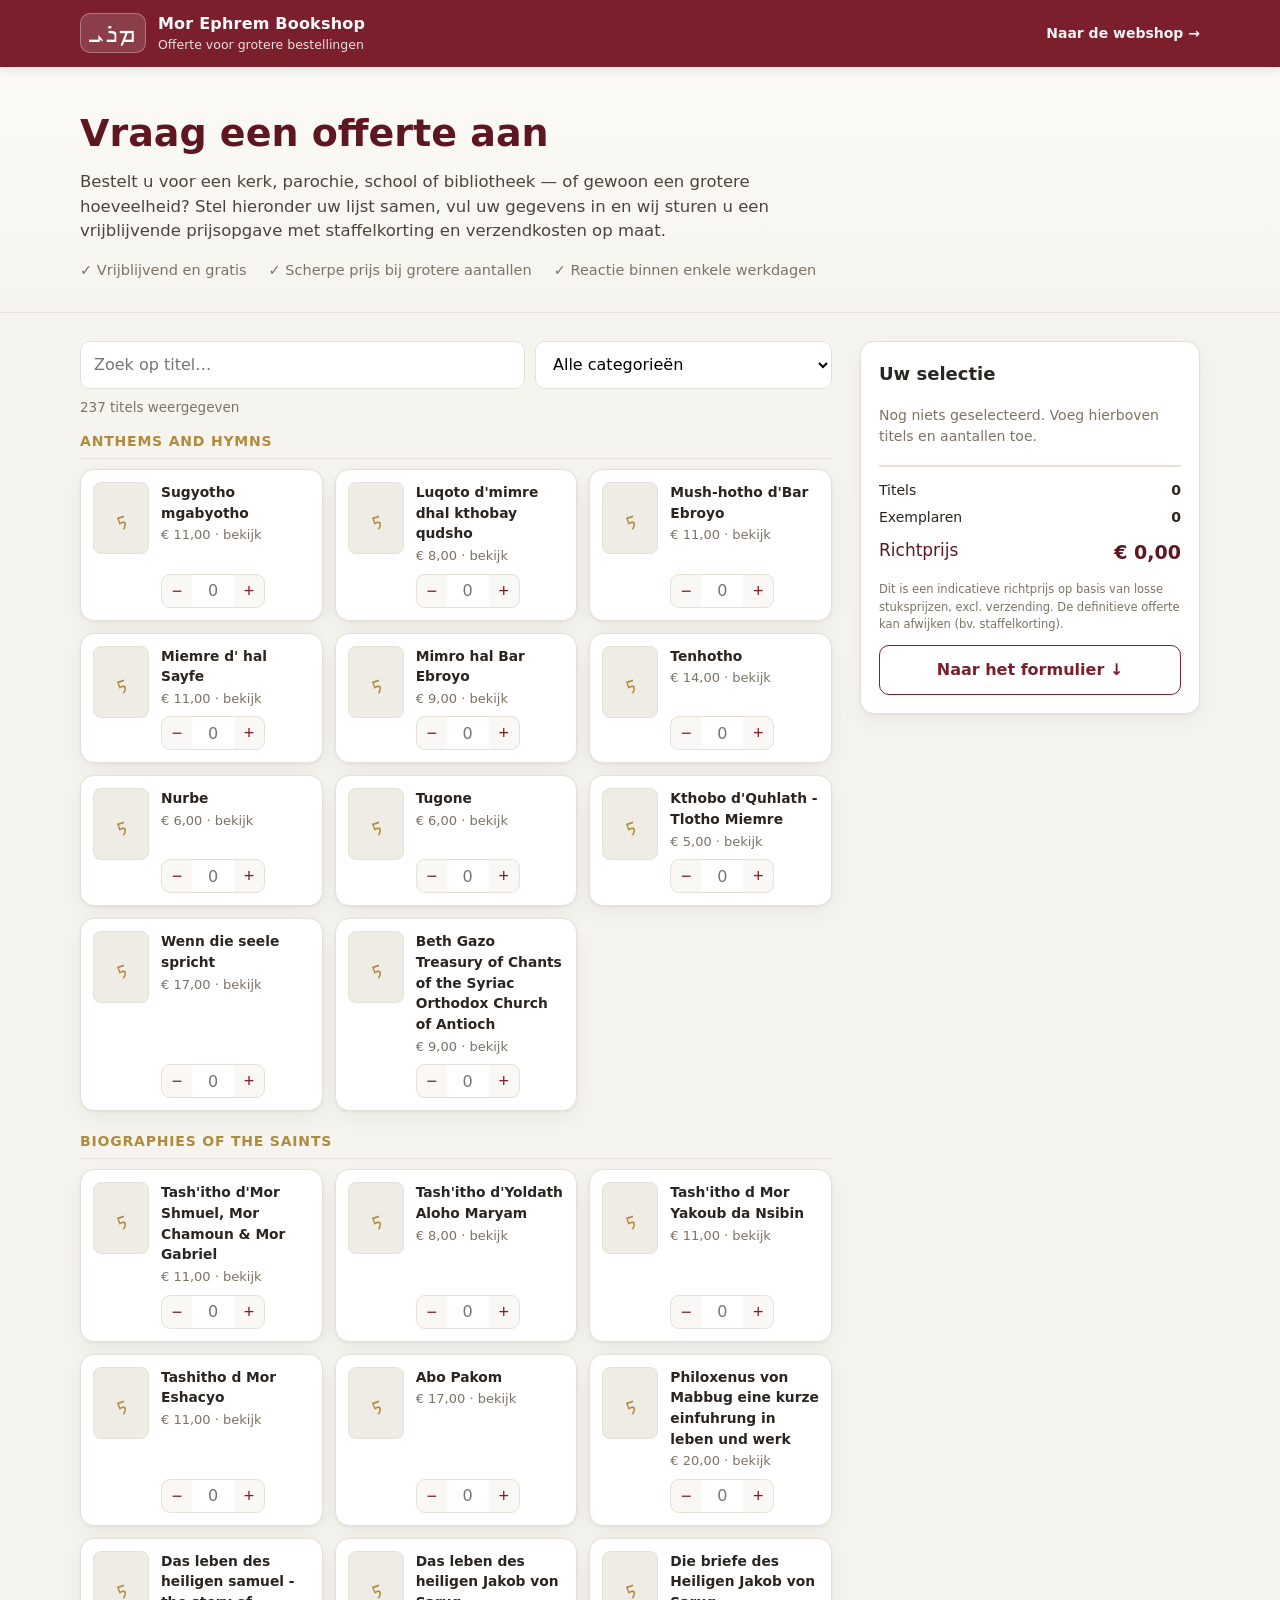
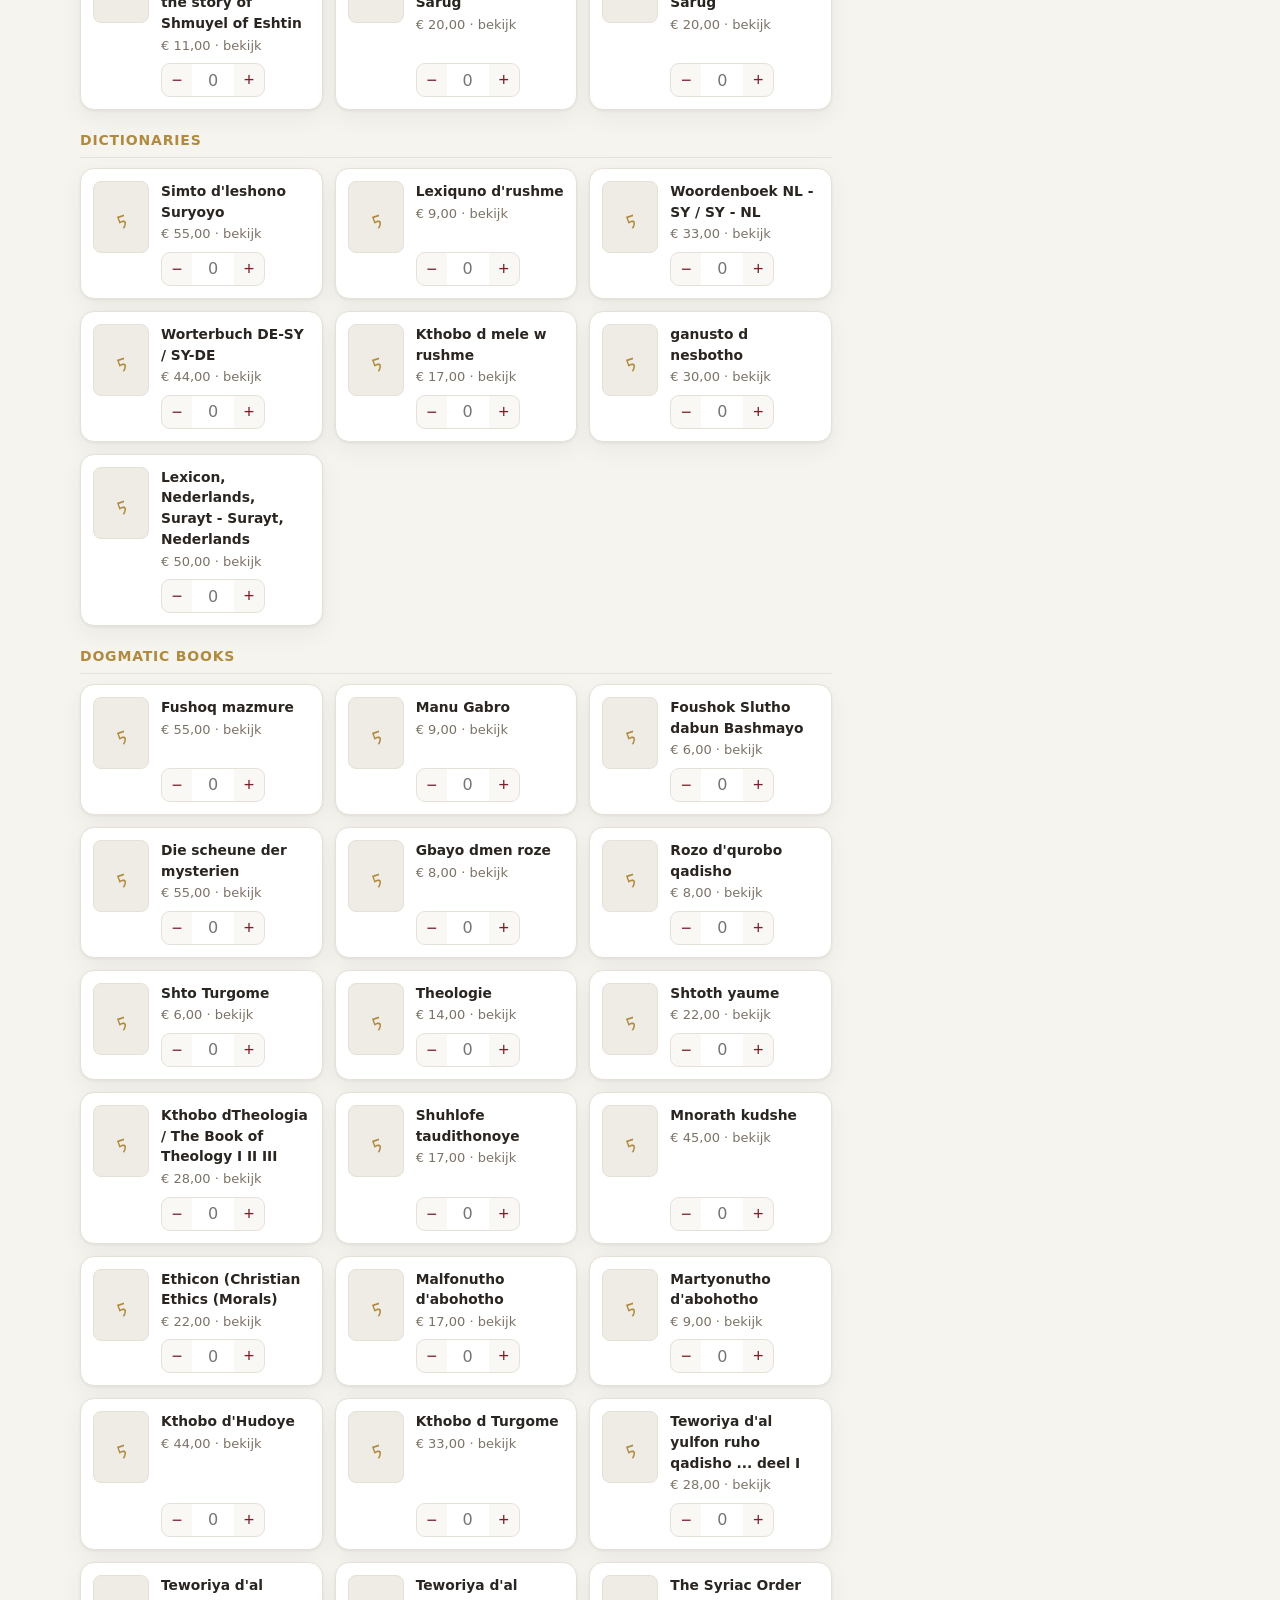
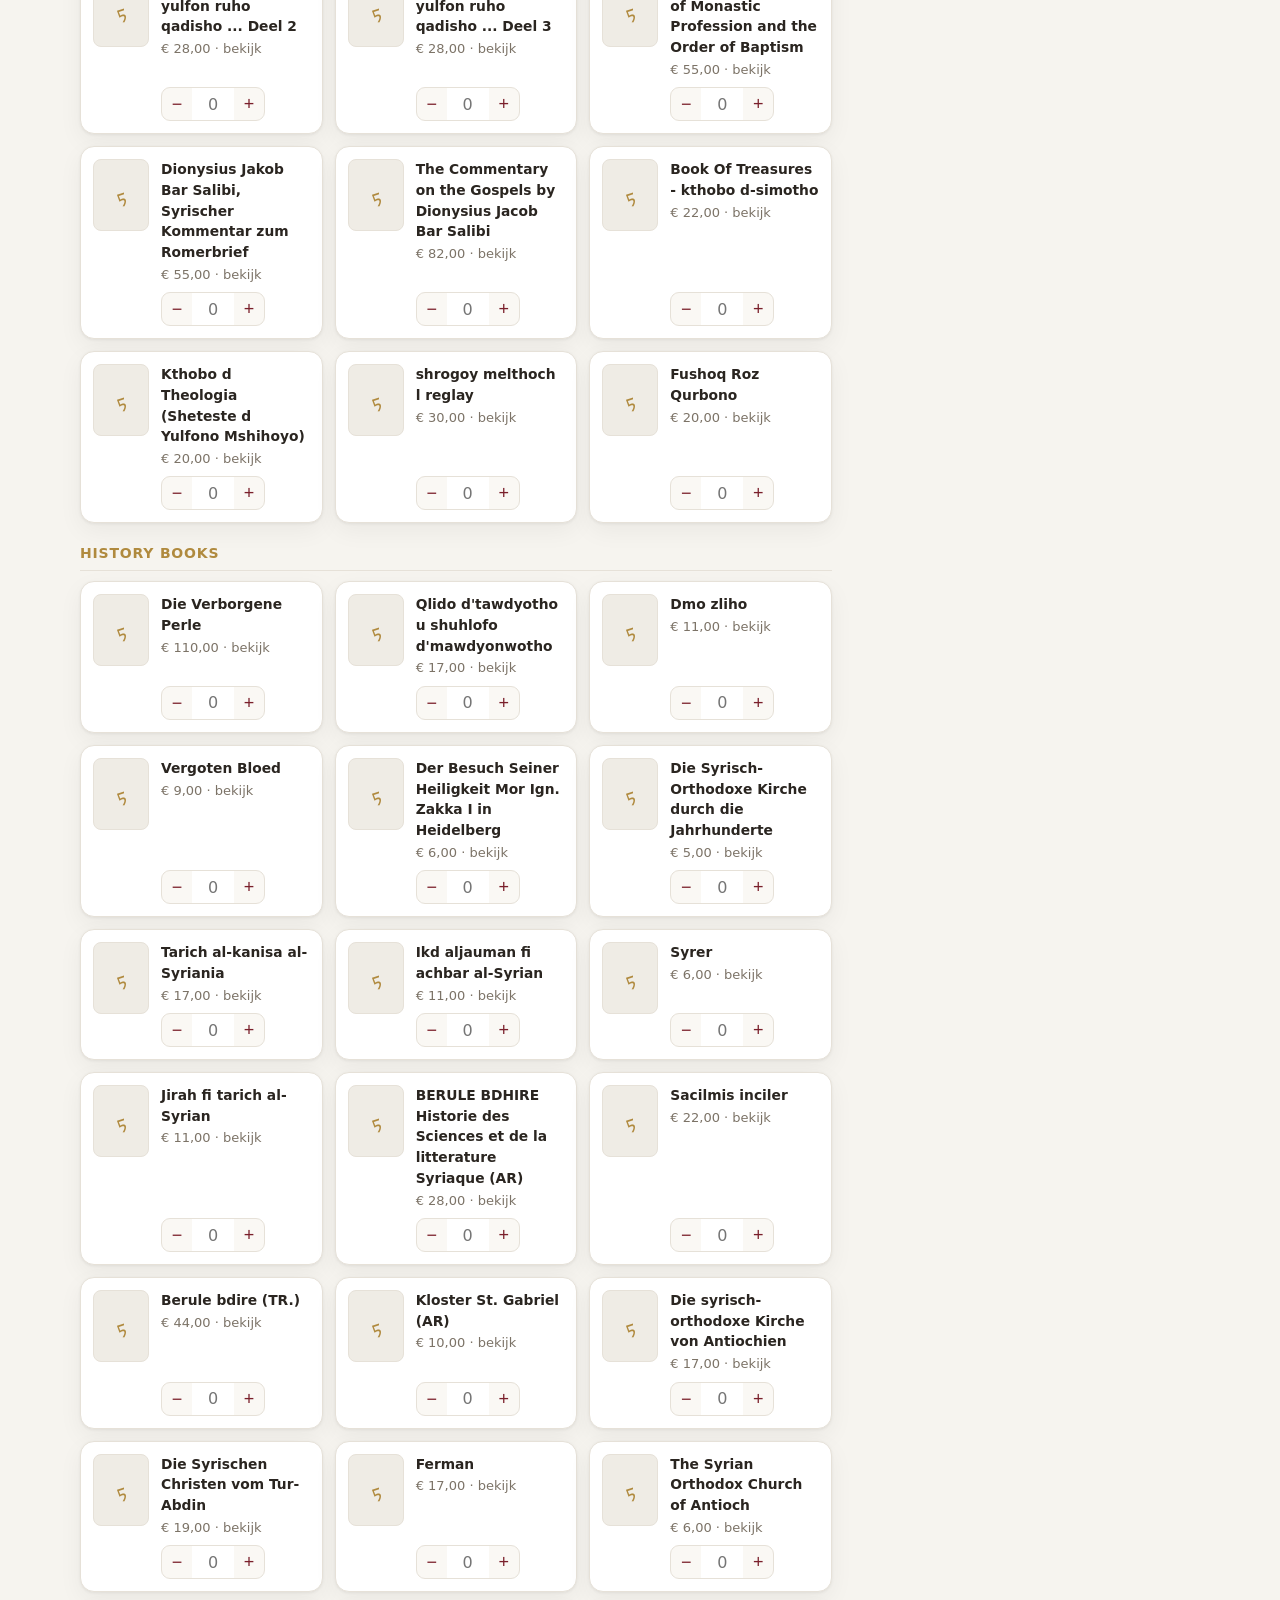
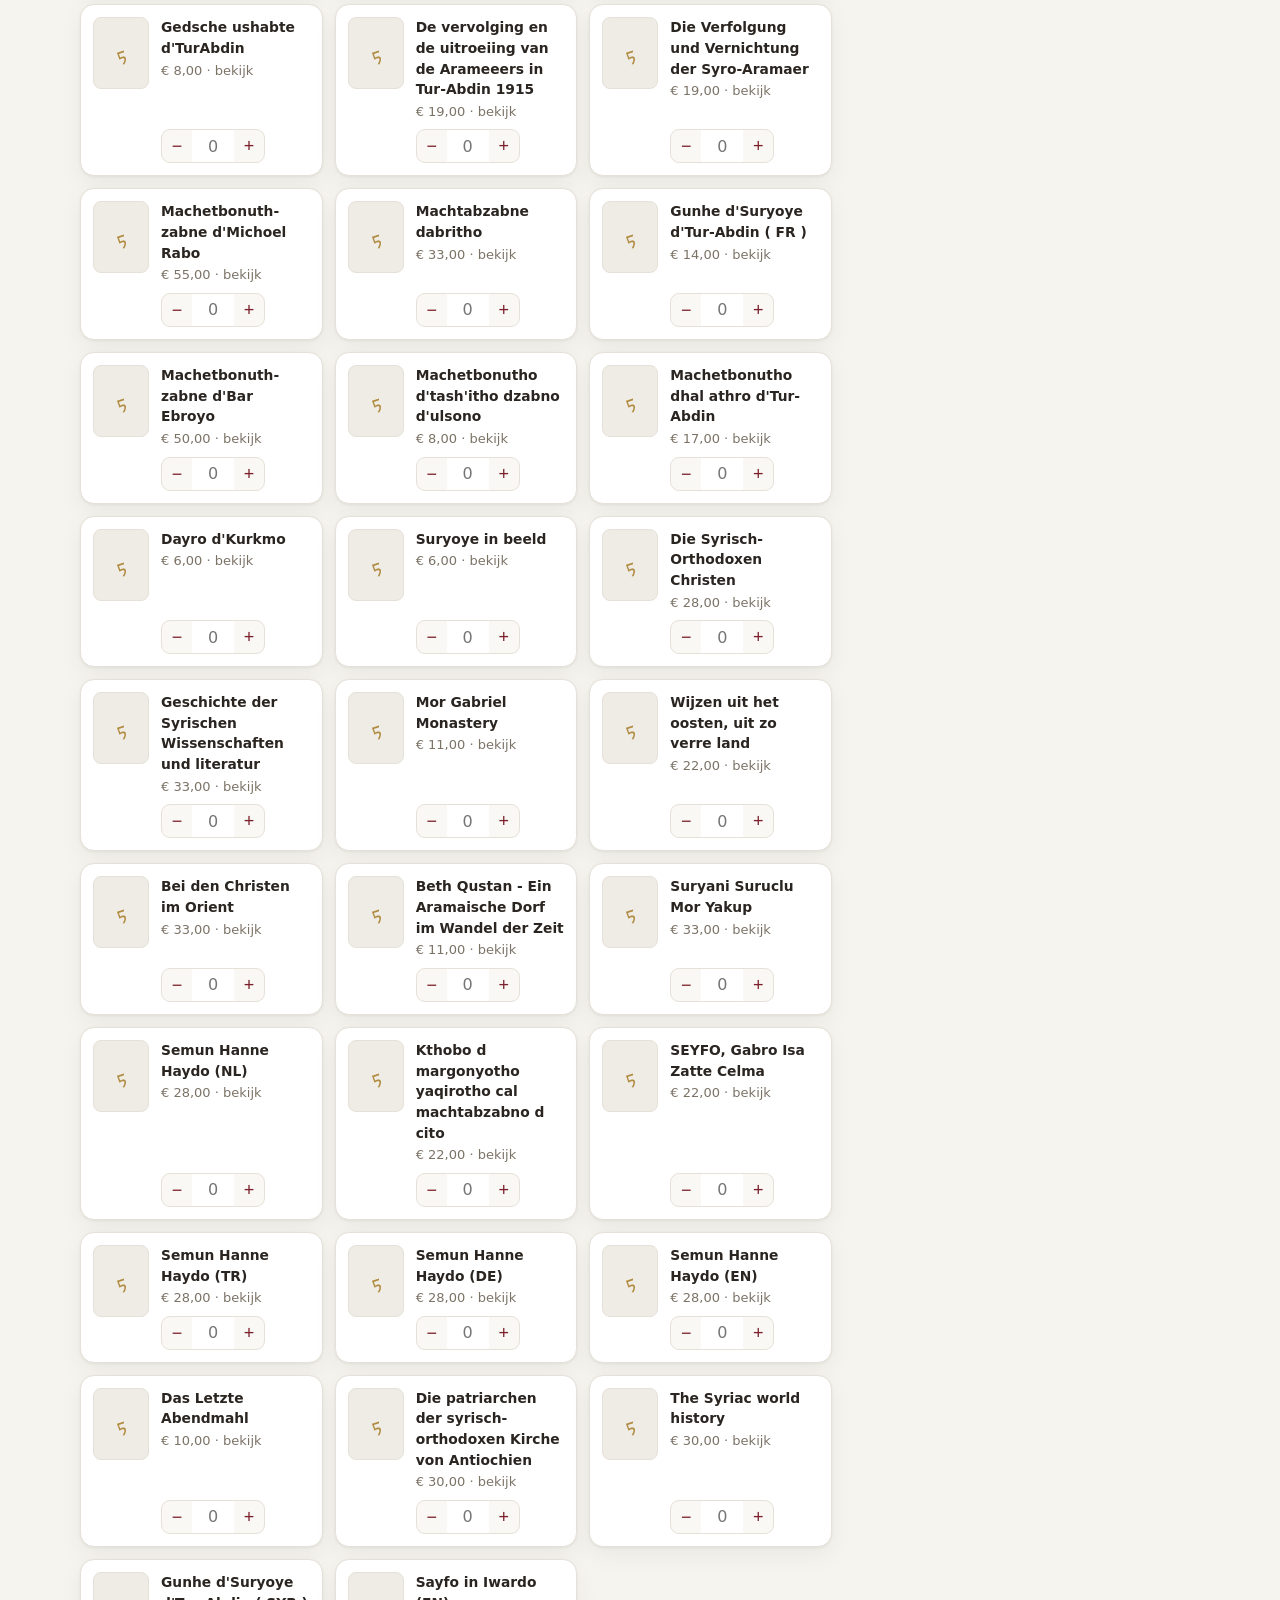
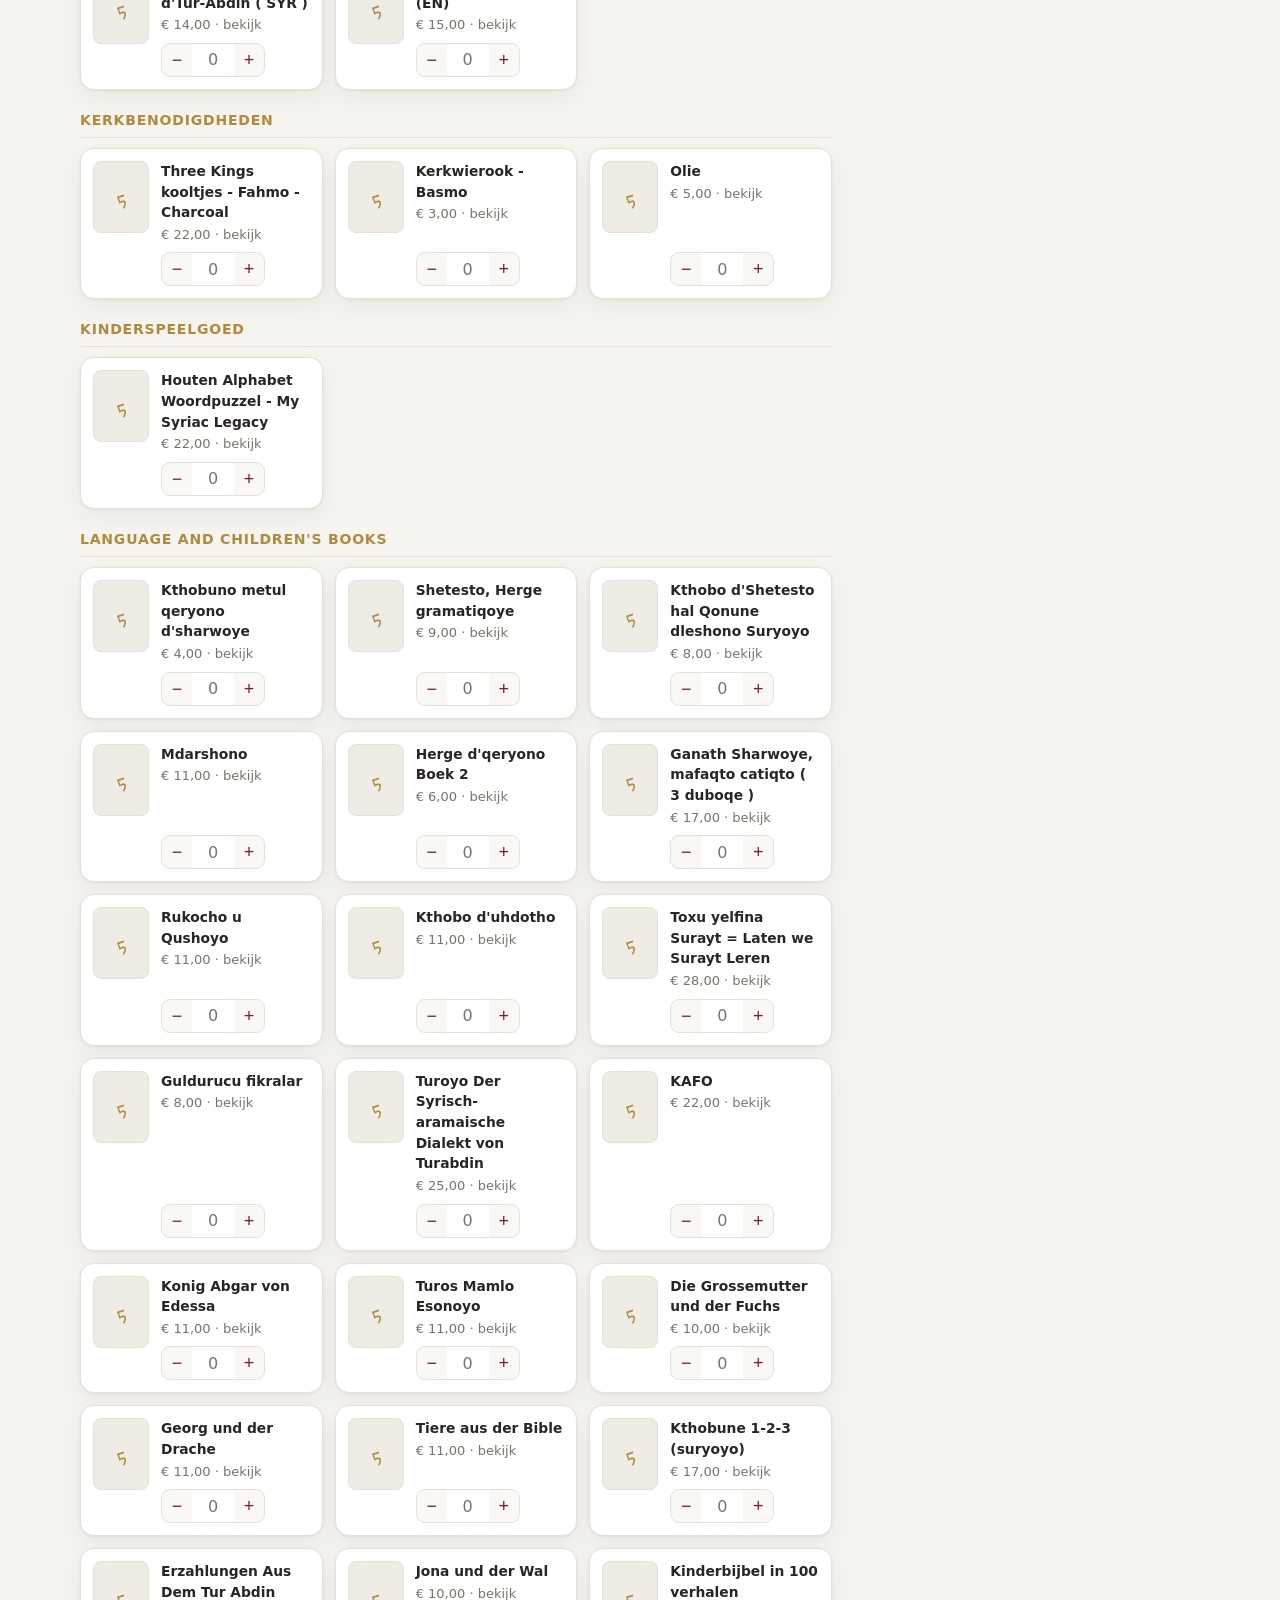
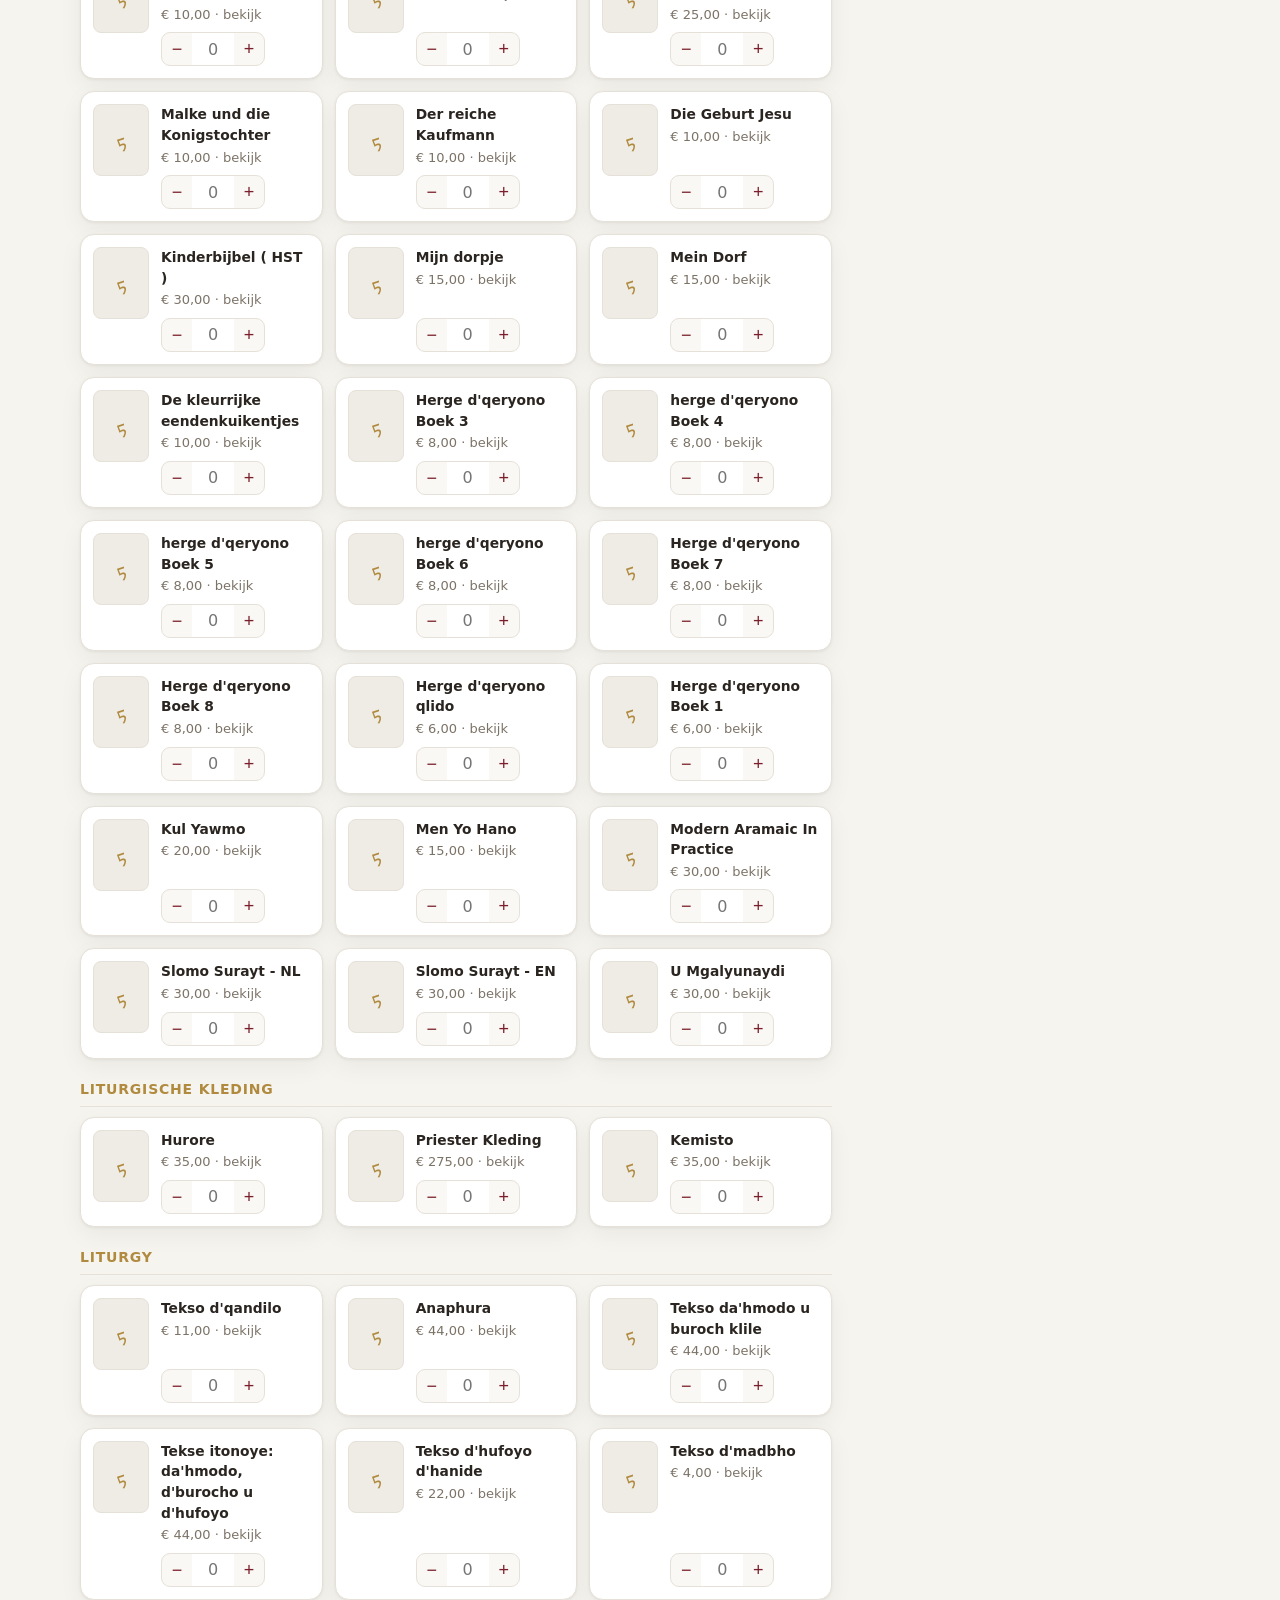
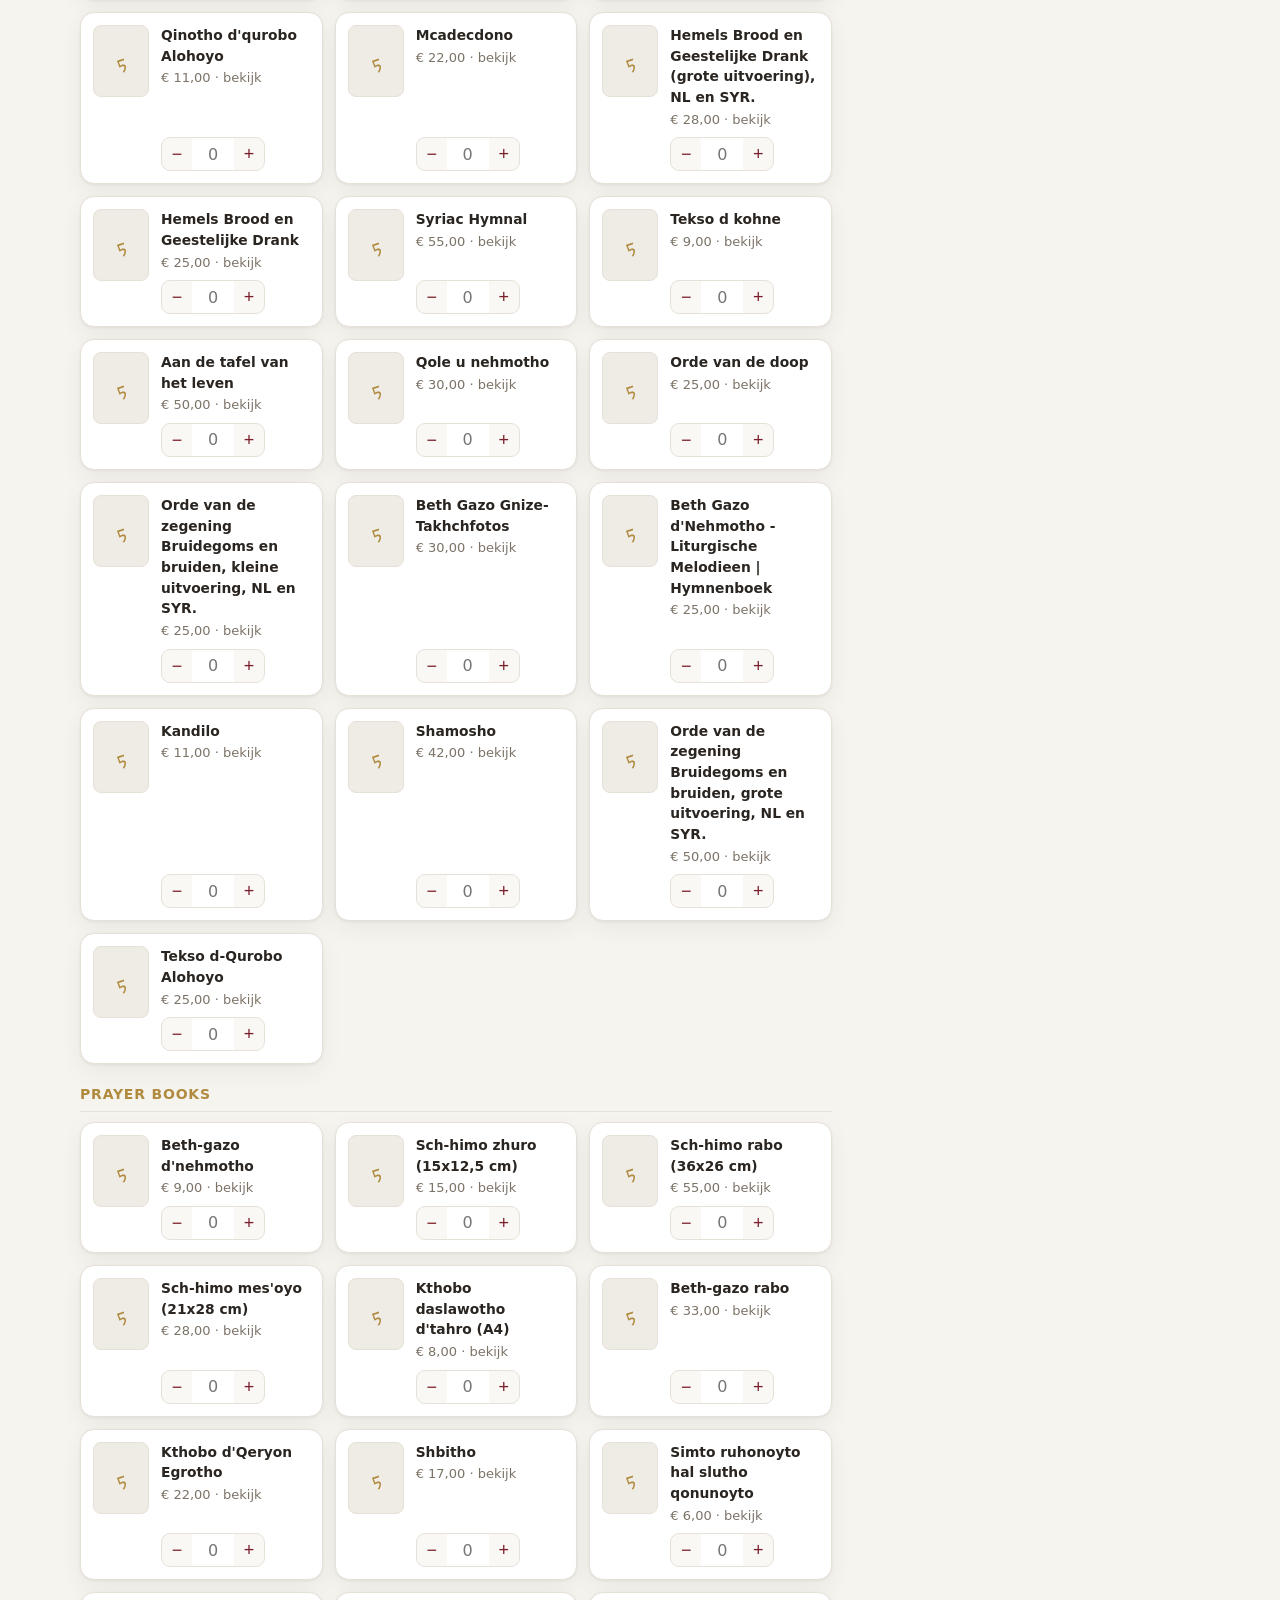
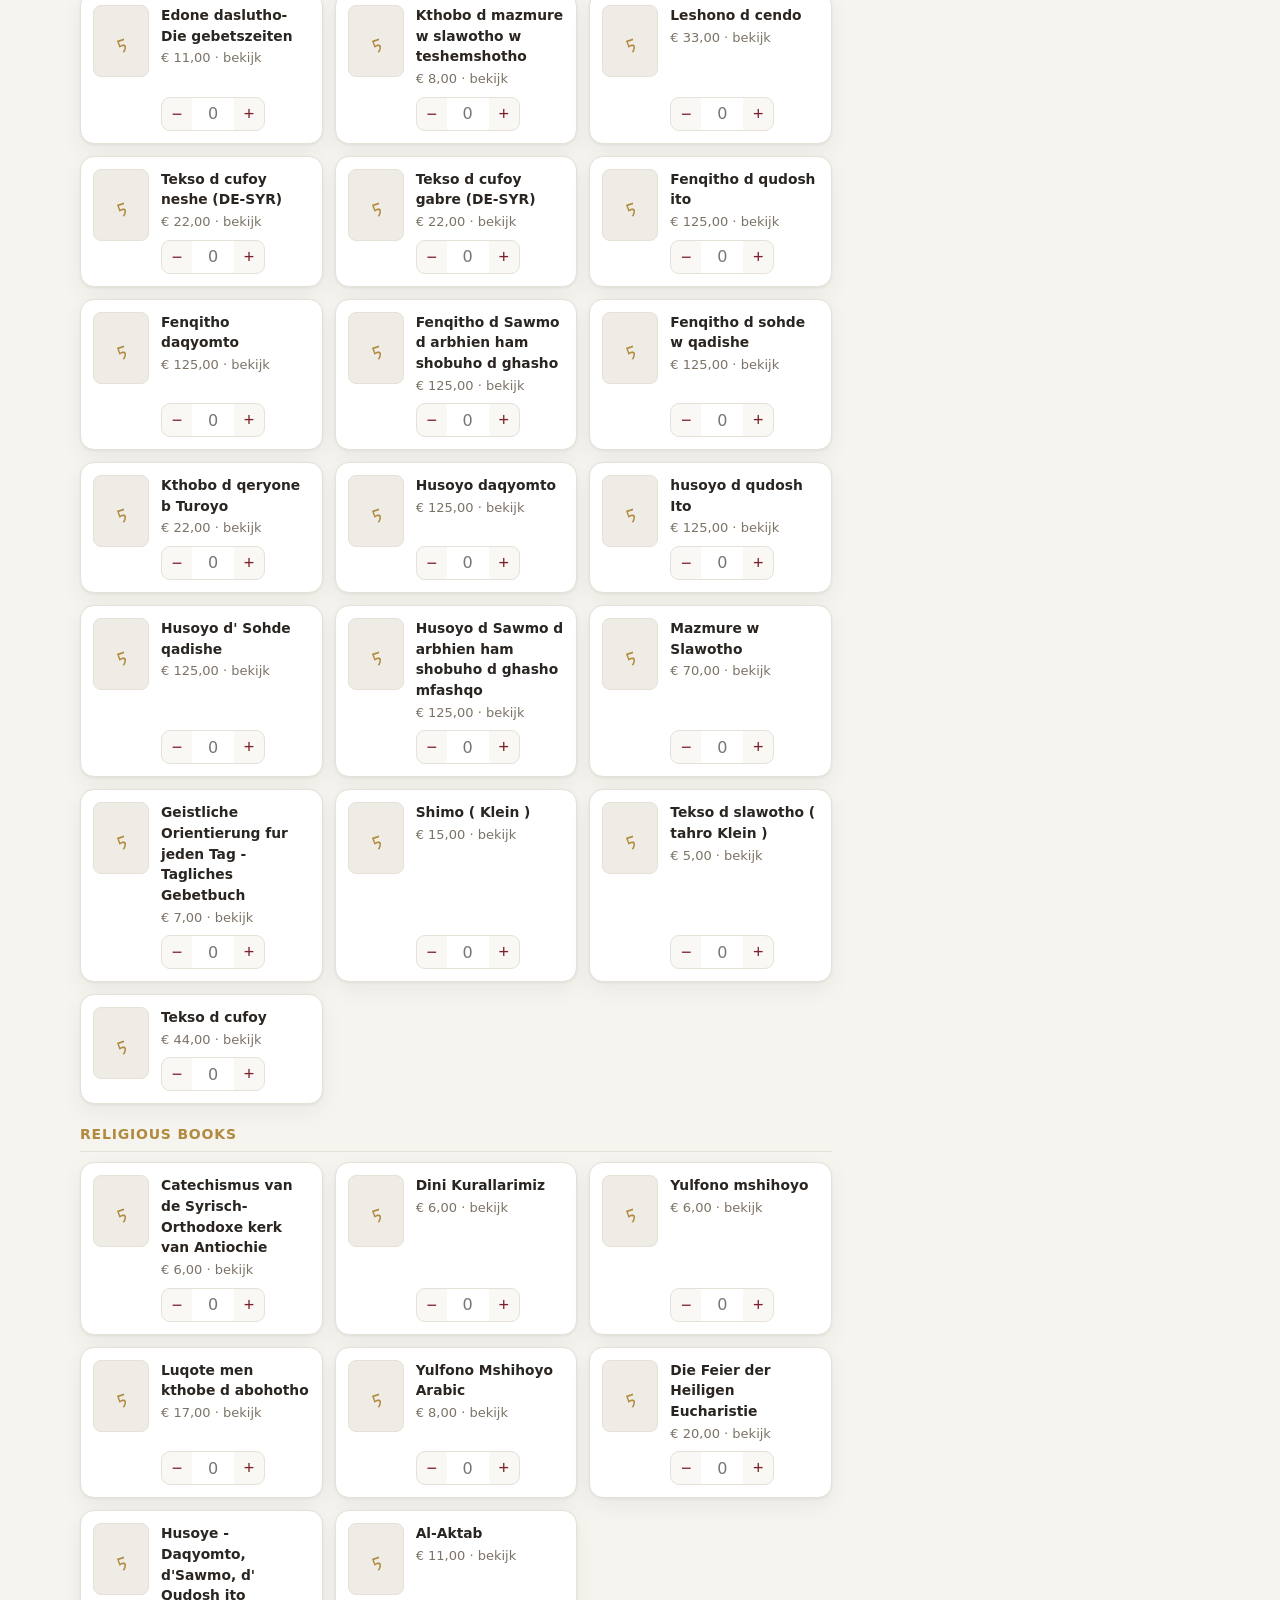
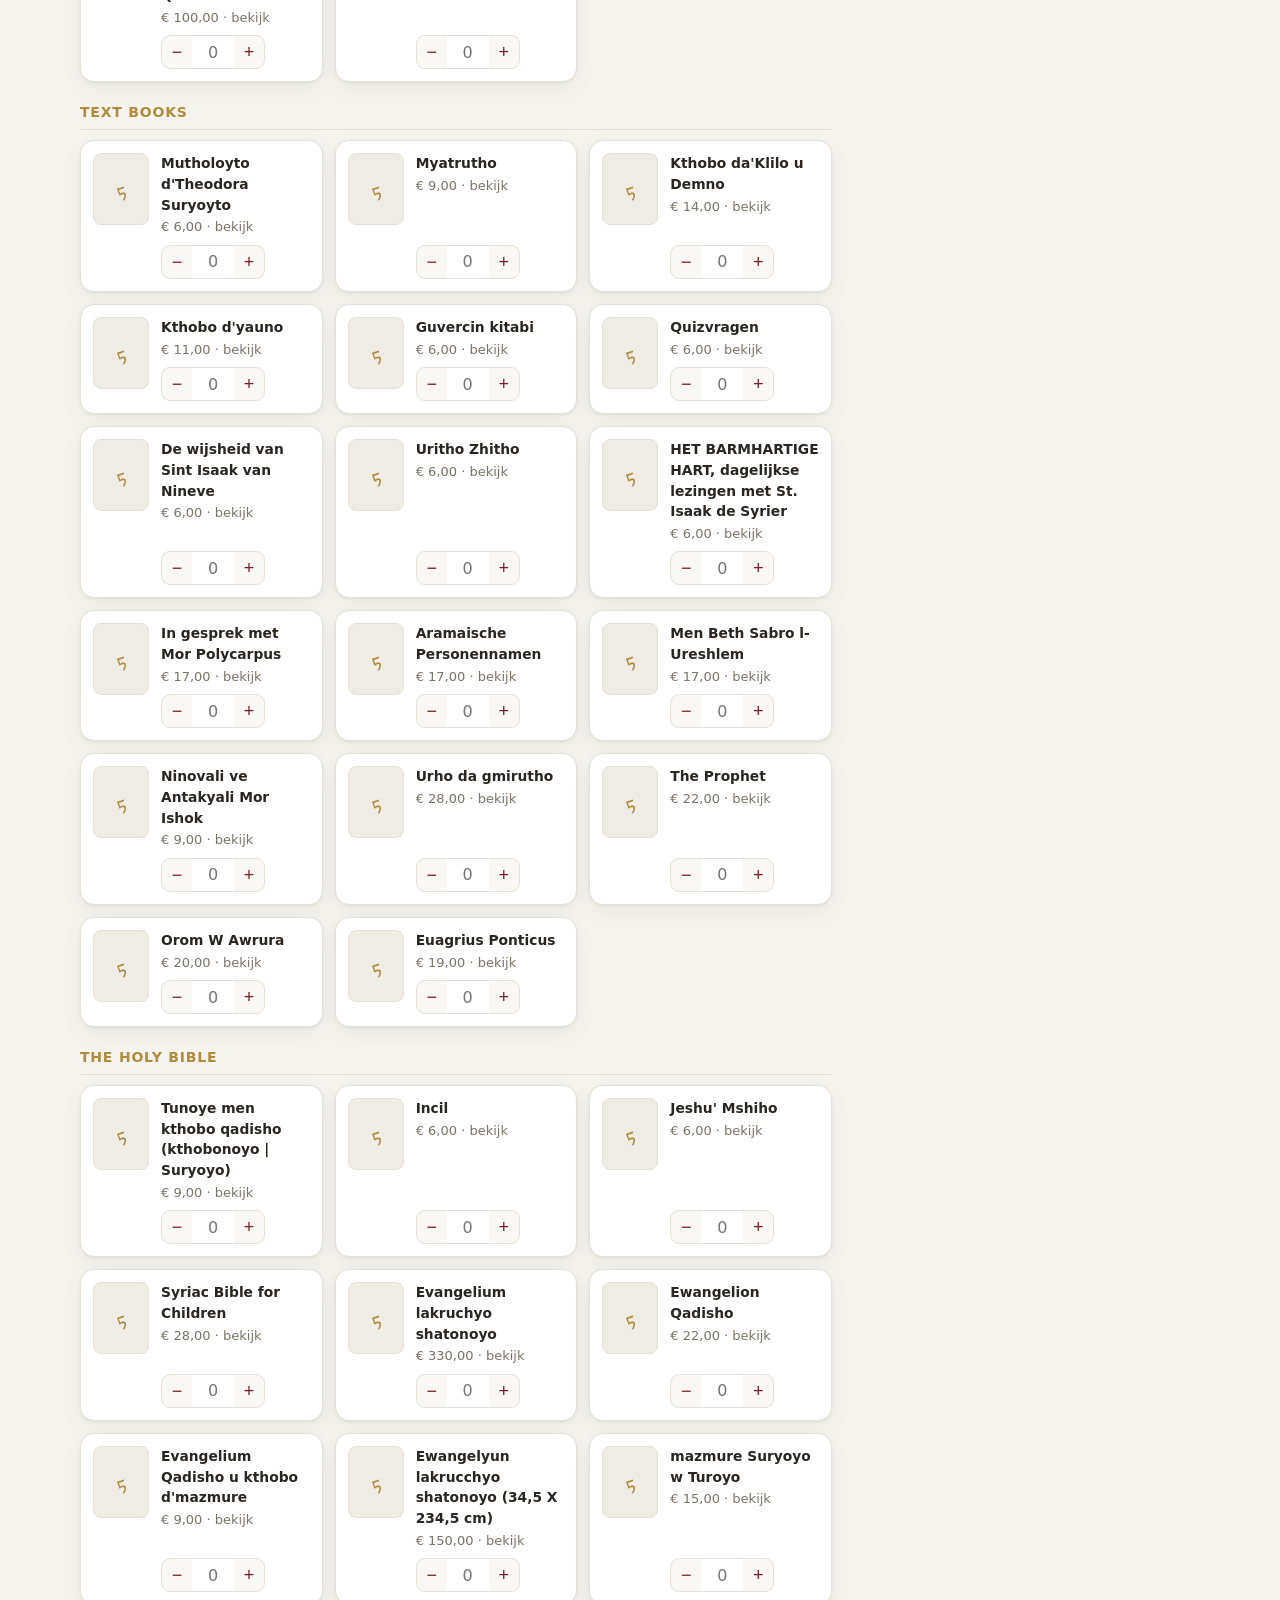
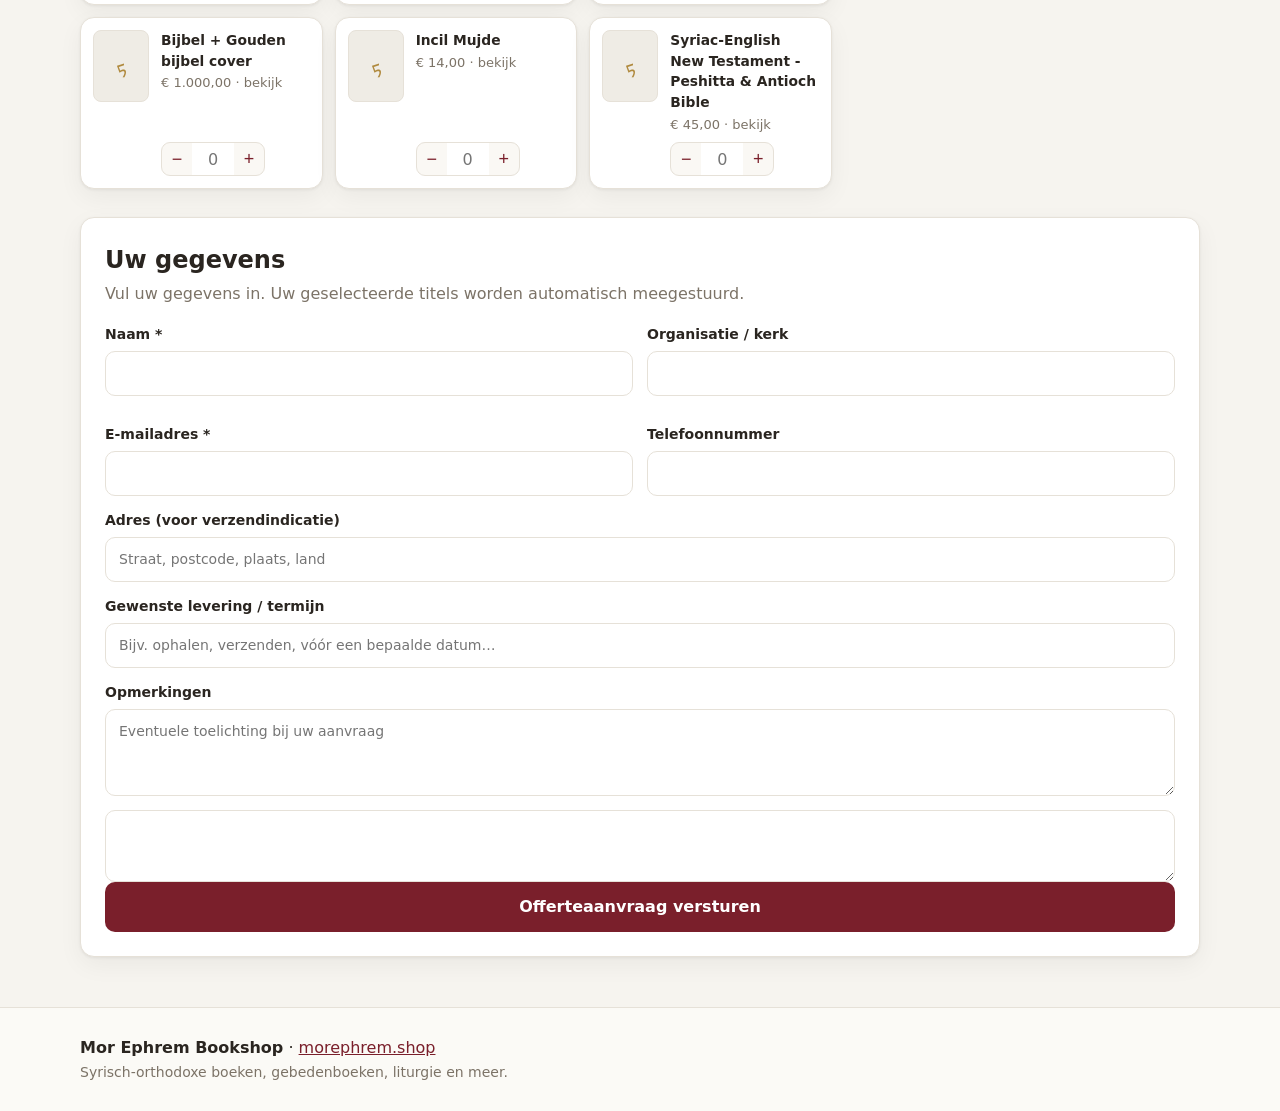
<file: index.html>
<!DOCTYPE html>
<html lang="nl">
<head>
  <meta charset="UTF-8" />
  <meta name="viewport" content="width=device-width, initial-scale=1.0" />
  <title>Offerte aanvragen · Mor Ephrem Bookshop</title>
  <meta name="description" content="Vraag een vrijblijvende offerte aan voor een grotere bestelling boeken bij Mor Ephrem Bookshop. Kies titels en aantallen en wij sturen u een prijsopgave." />
  <link rel="preconnect" href="https://cdn.shopify.com" />
  <link rel="stylesheet" href="styles.css" />
</head>
<body>
  <header class="site-header">
    <div class="wrap header-inner">
      <div class="brand">
        <span class="brand-mark">ܡܪܝ</span>
        <div class="brand-text">
          <strong>Mor Ephrem Bookshop</strong>
          <span>Offerte voor grotere bestellingen</span>
        </div>
      </div>
      <a class="header-link" href="https://morephrem.shop" target="_blank" rel="noopener">Naar de webshop →</a>
    </div>
  </header>

  <section class="hero">
    <div class="wrap">
      <h1>Vraag een offerte aan</h1>
      <p class="lead">
        Bestelt u voor een kerk, parochie, school of bibliotheek — of gewoon een grotere
        hoeveelheid? Stel hieronder uw lijst samen, vul uw gegevens in en wij sturen u
        een vrijblijvende prijsopgave met staffelkorting en verzendkosten op maat.
      </p>
      <ul class="hero-points">
        <li>✓ Vrijblijvend en gratis</li>
        <li>✓ Scherpe prijs bij grotere aantallen</li>
        <li>✓ Reactie binnen enkele werkdagen</li>
      </ul>
    </div>
  </section>

  <main class="wrap layout">
    <div class="catalog-col">
      <div class="toolbar">
        <input id="search" type="search" placeholder="Zoek op titel…" autocomplete="off" />
        <select id="category">
          <option value="">Alle categorieën</option>
        </select>
      </div>
      <p id="result-count" class="result-count"></p>
      <div id="catalog" class="catalog" aria-live="polite"></div>
      <p id="empty" class="empty" hidden>Geen titels gevonden voor uw zoekopdracht.</p>
    </div>

    <aside class="summary-col">
      <div class="summary card">
        <h2>Uw selectie</h2>
        <div id="summary-items" class="summary-items">
          <p class="summary-empty">Nog niets geselecteerd. Voeg hierboven titels en aantallen toe.</p>
        </div>
        <div class="summary-totals">
          <div><span>Titels</span><strong id="sum-titles">0</strong></div>
          <div><span>Exemplaren</span><strong id="sum-copies">0</strong></div>
          <div class="grand"><span>Richtprijs</span><strong id="sum-price">€ 0,00</strong></div>
        </div>
        <p class="disclaimer">Dit is een indicatieve richtprijs op basis van losse stuksprijzen, excl. verzending. De definitieve offerte kan afwijken (bv. staffelkorting).</p>
        <a href="#offerte-form" class="btn btn-secondary">Naar het formulier ↓</a>
      </div>
    </aside>
  </main>

  <section id="offerte-form" class="form-section">
    <div class="wrap">
      <div class="card form-card">
        <h2>Uw gegevens</h2>
        <p class="form-intro">Vul uw gegevens in. Uw geselecteerde titels worden automatisch meegestuurd.</p>
        <form id="offerteForm" name="offerte" method="POST" data-netlify="true" netlify-honeypot="bot-field" action="bedankt.html">
          <input type="hidden" name="form-name" value="offerte" />
          <p class="hp"><label>Niet invullen: <input name="bot-field" /></label></p>

          <div class="grid-2">
            <label>Naam *
              <input type="text" name="naam" required />
            </label>
            <label>Organisatie / kerk
              <input type="text" name="organisatie" />
            </label>
            <label>E-mailadres *
              <input type="email" name="email" required />
            </label>
            <label>Telefoonnummer
              <input type="tel" name="telefoon" />
            </label>
          </div>
          <label>Adres (voor verzendindicatie)
            <input type="text" name="adres" placeholder="Straat, postcode, plaats, land" />
          </label>
          <label>Gewenste levering / termijn
            <input type="text" name="levering" placeholder="Bijv. ophalen, verzenden, vóór een bepaalde datum…" />
          </label>
          <label>Opmerkingen
            <textarea name="opmerkingen" rows="3" placeholder="Eventuele toelichting bij uw aanvraag"></textarea>
          </label>

          <!-- Wordt automatisch gevuld vanuit de selectie -->
          <textarea name="bestelling" id="bestellingField" hidden></textarea>
          <input type="hidden" name="bestelling_json" id="bestellingJsonField" />
          <input type="hidden" name="aantal_titels" id="aantalTitelsField" />
          <input type="hidden" name="totaal_exemplaren" id="totaalField" />
          <input type="hidden" name="richtprijs" id="richtprijsField" />

          <div class="form-summary" id="formSummary"></div>

          <button type="submit" class="btn btn-primary">Offerteaanvraag versturen</button>
          <p id="formError" class="form-error" hidden>Selecteer eerst minimaal één titel hierboven.</p>
        </form>
      </div>
    </div>
  </section>

  <footer class="site-footer">
    <div class="wrap">
      <p><strong>Mor Ephrem Bookshop</strong> · <a href="https://morephrem.shop" target="_blank" rel="noopener">morephrem.shop</a></p>
      <p class="muted">Syrisch-orthodoxe boeken, gebedenboeken, liturgie en meer.</p>
    </div>
  </footer>

  <script src="app.js"></script>
</body>
</html>
</file>
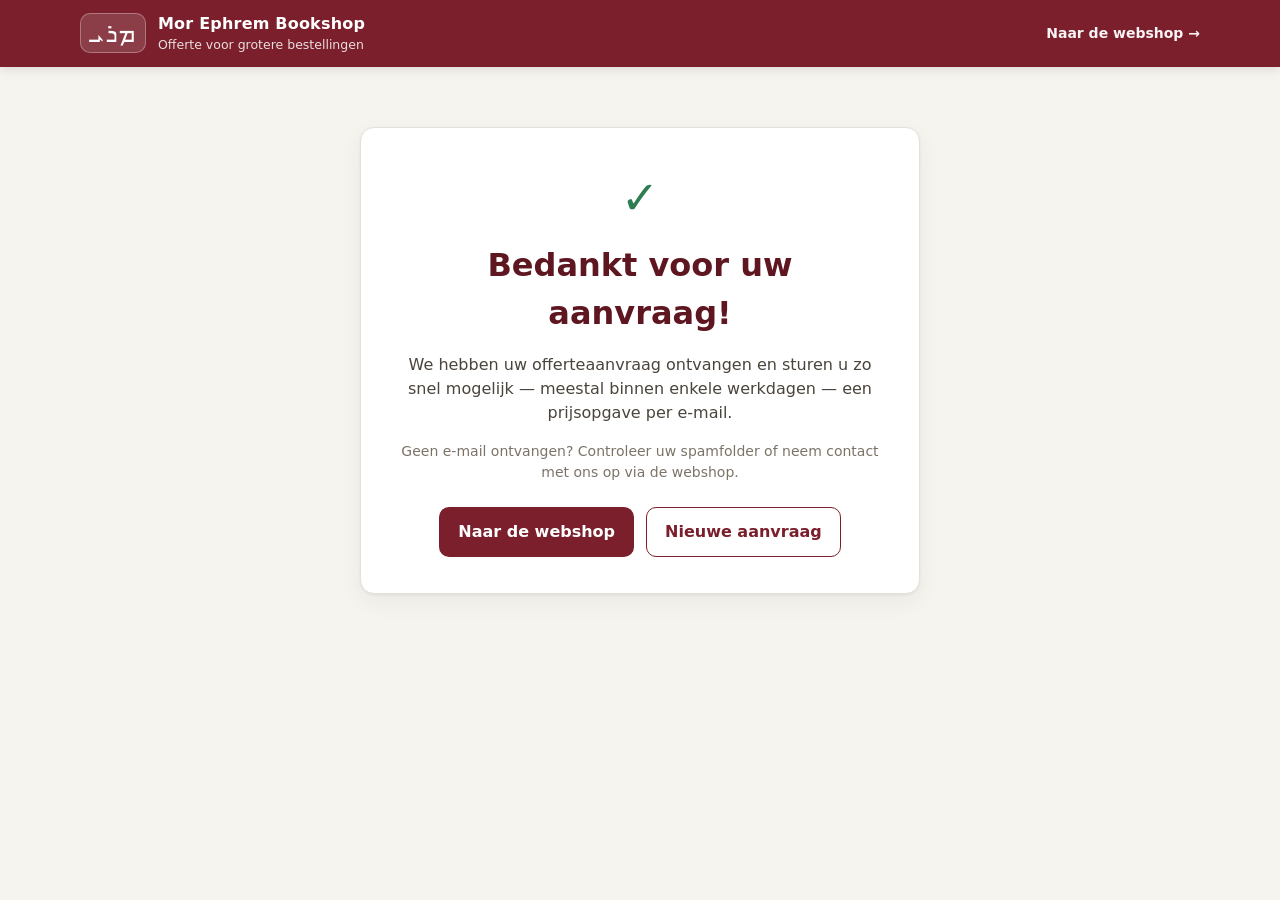
<file: bedankt.html>
<!DOCTYPE html>
<html lang="nl">
<head>
  <meta charset="UTF-8" />
  <meta name="viewport" content="width=device-width, initial-scale=1.0" />
  <title>Bedankt voor uw aanvraag · Mor Ephrem Bookshop</title>
  <link rel="stylesheet" href="styles.css" />
</head>
<body>
  <header class="site-header">
    <div class="wrap header-inner">
      <div class="brand">
        <span class="brand-mark">ܡܪܝ</span>
        <div class="brand-text">
          <strong>Mor Ephrem Bookshop</strong>
          <span>Offerte voor grotere bestellingen</span>
        </div>
      </div>
      <a class="header-link" href="https://morephrem.shop" target="_blank" rel="noopener">Naar de webshop →</a>
    </div>
  </header>

  <main class="wrap" style="padding: 60px 0; text-align: center;">
    <div class="card" style="max-width: 560px; margin: 0 auto; padding: 36px;">
      <div style="font-size: 46px; color: var(--ok);">✓</div>
      <h1 style="color: var(--accent-dark); margin: 8px 0 10px;">Bedankt voor uw aanvraag!</h1>
      <p style="color: #4a443c; font-size: 16px;">
        We hebben uw offerteaanvraag ontvangen en sturen u zo snel mogelijk —
        meestal binnen enkele werkdagen — een prijsopgave per e-mail.
      </p>
      <p style="color: var(--muted); font-size: 14px;">
        Geen e-mail ontvangen? Controleer uw spamfolder of neem contact met ons op via de webshop.
      </p>
      <div style="margin-top: 24px; display: flex; gap: 12px; justify-content: center; flex-wrap: wrap;">
        <a class="btn btn-primary" style="width: auto;" href="https://morephrem.shop">Naar de webshop</a>
        <a class="btn btn-secondary" style="width: auto;" href="index.html">Nieuwe aanvraag</a>
      </div>
    </div>
  </main>
</body>
</html>
</file>
<file: styles.css>
:root {
  --bg: #f6f4ef;
  --card: #ffffff;
  --ink: #2a2520;
  --muted: #7c7367;
  --line: #e6e1d8;
  --accent: #7a1f2b;      /* dieprood, kerkelijk */
  --accent-dark: #5e1620;
  --gold: #b08a3e;
  --ok: #2e7d52;
  --radius: 14px;
  --shadow: 0 1px 3px rgba(0,0,0,.06), 0 8px 24px rgba(0,0,0,.05);
  --font: "Segoe UI", system-ui, -apple-system, Roboto, Helvetica, Arial, sans-serif;
}

* { box-sizing: border-box; }
html { scroll-behavior: smooth; }
body {
  margin: 0;
  font-family: var(--font);
  color: var(--ink);
  background: var(--bg);
  line-height: 1.5;
}
.wrap { width: min(1120px, 92vw); margin: 0 auto; }

a { color: var(--accent); }

/* Header */
.site-header {
  background: var(--accent);
  color: #fff;
  position: sticky;
  top: 0;
  z-index: 20;
  box-shadow: 0 2px 10px rgba(0,0,0,.12);
}
.header-inner {
  display: flex;
  align-items: center;
  justify-content: space-between;
  padding: 12px 0;
}
.brand { display: flex; align-items: center; gap: 12px; }
.brand-mark {
  font-size: 26px;
  line-height: 1;
  background: rgba(255,255,255,.14);
  border: 1px solid rgba(255,255,255,.3);
  padding: 6px 10px;
  border-radius: 10px;
}
.brand-text { display: flex; flex-direction: column; }
.brand-text strong { font-size: 16px; letter-spacing: .2px; }
.brand-text span { font-size: 12.5px; opacity: .85; }
.header-link { color: #fff; text-decoration: none; font-size: 14px; font-weight: 600; opacity: .95; }
.header-link:hover { text-decoration: underline; }

/* Hero */
.hero {
  background: linear-gradient(180deg, #fbfaf6, var(--bg));
  border-bottom: 1px solid var(--line);
  padding: 38px 0 30px;
}
.hero h1 { margin: 0 0 8px; font-size: clamp(26px, 4vw, 38px); color: var(--accent-dark); }
.lead { margin: 0 0 16px; max-width: 70ch; color: #4a443c; font-size: 16.5px; }
.hero-points { list-style: none; display: flex; flex-wrap: wrap; gap: 8px 22px; padding: 0; margin: 0; color: var(--muted); font-size: 14.5px; }

/* Layout */
.layout {
  display: grid;
  grid-template-columns: 1fr 340px;
  gap: 28px;
  align-items: start;
  padding: 28px 0 10px;
}

/* Toolbar */
.toolbar { display: flex; gap: 10px; margin-bottom: 8px; flex-wrap: wrap; }
.toolbar input, .toolbar select {
  font: inherit;
  padding: 11px 13px;
  border: 1px solid var(--line);
  border-radius: 10px;
  background: #fff;
}
.toolbar input { flex: 1 1 220px; }
.toolbar select { flex: 0 0 auto; }
.result-count { margin: 4px 0 14px; color: var(--muted); font-size: 13.5px; }

/* Catalog */
.catalog { display: grid; gap: 20px; }
.cat-group h3 {
  margin: 0 0 10px;
  font-size: 14px;
  text-transform: uppercase;
  letter-spacing: .8px;
  color: var(--gold);
  border-bottom: 1px solid var(--line);
  padding-bottom: 6px;
}
.cat-items { display: grid; grid-template-columns: repeat(auto-fill, minmax(230px, 1fr)); gap: 12px; }

.product {
  background: var(--card);
  border: 1px solid var(--line);
  border-radius: var(--radius);
  padding: 12px;
  display: flex;
  gap: 12px;
  box-shadow: var(--shadow);
  transition: border-color .15s, box-shadow .15s;
}
.product.selected { border-color: var(--accent); box-shadow: 0 0 0 2px rgba(122,31,43,.12), var(--shadow); }
.product .thumb {
  flex: 0 0 56px;
  width: 56px; height: 72px;
  object-fit: cover;
  border-radius: 8px;
  background: #efece5;
  border: 1px solid var(--line);
}
.product .thumb.placeholder {
  display: flex; align-items: center; justify-content: center;
  font-size: 20px; color: var(--gold);
}
.product .info { flex: 1; min-width: 0; display: flex; flex-direction: column; }
.product .title { font-size: 13.8px; font-weight: 600; margin: 0 0 2px; word-break: break-word; }
.product .price { font-size: 13px; color: var(--muted); margin: 0 0 auto; }
.product .price a { color: var(--muted); text-decoration: none; }
.product .price a:hover { color: var(--accent); text-decoration: underline; }

.qty {
  display: inline-flex; align-items: center; gap: 0;
  margin-top: 8px;
  border: 1px solid var(--line);
  border-radius: 9px;
  overflow: hidden;
  width: fit-content;
  background: #faf8f4;
}
.qty button {
  width: 30px; height: 32px;
  border: none; background: transparent;
  font-size: 18px; line-height: 1; cursor: pointer; color: var(--accent);
}
.qty button:hover { background: #f0e7e3; }
.qty input {
  width: 42px; height: 32px; border: none; text-align: center;
  font: inherit; background: #fff; -moz-appearance: textfield;
}
.qty input::-webkit-outer-spin-button, .qty input::-webkit-inner-spin-button { -webkit-appearance: none; margin: 0; }

.empty { text-align: center; color: var(--muted); padding: 30px; }

/* Summary */
.card {
  background: var(--card);
  border: 1px solid var(--line);
  border-radius: var(--radius);
  box-shadow: var(--shadow);
  padding: 18px;
}
.summary-col { position: sticky; top: 78px; }
.summary h2 { margin: 0 0 12px; font-size: 18px; }
.summary-items { max-height: 320px; overflow-y: auto; margin-bottom: 12px; }
.summary-empty { color: var(--muted); font-size: 14px; margin: 6px 0; }
.sum-row { display: flex; justify-content: space-between; gap: 8px; font-size: 13.5px; padding: 6px 0; border-bottom: 1px dashed var(--line); }
.sum-row .sr-name { flex: 1; min-width: 0; }
.sum-row .sr-qty { color: var(--muted); white-space: nowrap; }
.sum-row .sr-price { white-space: nowrap; font-variant-numeric: tabular-nums; }
.summary-totals { border-top: 2px solid var(--line); padding-top: 10px; }
.summary-totals > div { display: flex; justify-content: space-between; font-size: 14px; padding: 3px 0; }
.summary-totals .grand { font-size: 17px; margin-top: 4px; color: var(--accent-dark); }
.summary-totals .grand strong { font-size: 19px; }
.disclaimer { font-size: 11.5px; color: var(--muted); margin: 12px 0; }

/* Buttons */
.btn {
  display: inline-block; text-align: center; cursor: pointer;
  font: inherit; font-weight: 600;
  padding: 12px 18px; border-radius: 10px; border: 1px solid transparent;
  text-decoration: none; width: 100%;
}
.btn-primary { background: var(--accent); color: #fff; }
.btn-primary:hover { background: var(--accent-dark); }
.btn-secondary { background: #fff; color: var(--accent); border-color: var(--accent); }
.btn-secondary:hover { background: #faf3f3; }

/* Form */
.form-section { padding: 18px 0 50px; }
.form-card { padding: 24px; }
.form-card h2 { margin: 0 0 4px; }
.form-intro { color: var(--muted); margin: 0 0 18px; }
.grid-2 { display: grid; grid-template-columns: 1fr 1fr; gap: 14px; }
form label { display: block; font-size: 14px; font-weight: 600; margin-bottom: 14px; }
form input, form textarea {
  display: block; width: 100%; margin-top: 6px;
  font: inherit; font-weight: 400;
  padding: 11px 13px; border: 1px solid var(--line); border-radius: 10px; background: #fff;
}
form input:focus, form textarea:focus { outline: 2px solid rgba(122,31,43,.25); border-color: var(--accent); }
.hp { position: absolute; left: -5000px; }
.form-summary { background: #faf8f4; border: 1px solid var(--line); border-radius: 10px; padding: 12px 14px; margin: 6px 0 18px; font-size: 13.5px; white-space: pre-wrap; color: #4a443c; }
.form-summary:empty { display: none; }
.form-error { color: var(--accent); font-weight: 600; margin-top: 10px; }

/* Footer */
.site-footer { border-top: 1px solid var(--line); padding: 26px 0; background: #fbfaf6; }
.site-footer p { margin: 2px 0; }
.muted { color: var(--muted); font-size: 14px; }

/* Responsive */
@media (max-width: 860px) {
  .layout { grid-template-columns: 1fr; }
  .summary-col { position: static; }
  .grid-2 { grid-template-columns: 1fr; }
}
</file>
